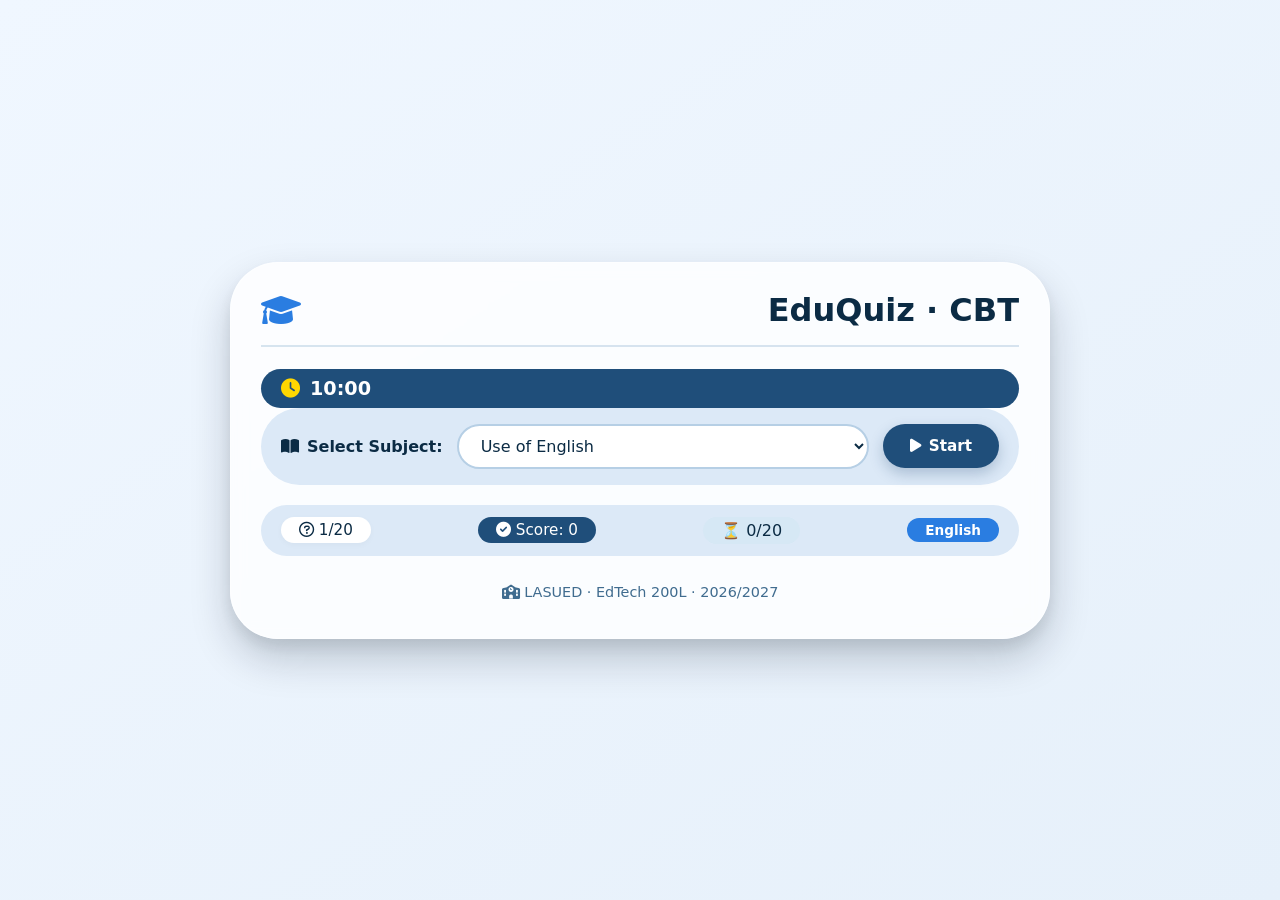
<file: index.html>
<!DOCTYPE html>
<html lang="en">
<head>
    <meta charset="UTF-8" />
    <meta name="viewport" content="width=device-width, initial-scale=1.0" />
    <title>EduQuiz · CBT - 10 Subjects</title>
    <link rel="stylesheet" href="style.css" />
    <link rel="stylesheet" href="https://cdnjs.cloudflare.com/ajax/libs/font-awesome/6.0.0-beta3/css/all.min.css" />
</head>
<body>
    <div class="game-container" id="appContainer">
        <header>
            <h1><i class="fas fa-graduation-cap"></i> EduQuiz · CBT</h1>
            <div class="timer-header">
                <i class="fas fa-clock"></i>
                <span id="timerDisplay">10:00</span>
            </div>
        </header>

        <!-- Subject Selector -->
        <div class="subject-selector" id="subjectSelector">
            <label for="subjectSelect"><i class="fas fa-book-open"></i> Select Subject:</label>
            <select id="subjectSelect">
                <option value="english">Use of English</option>
                <option value="mathematics">Mathematics</option>
                <option value="physics">Physics</option>
                <option value="chemistry">Chemistry</option>
                <option value="biology">Biology</option>
                <option value="economics">Economics</option>
                <option value="government">Government</option>
                <option value="literature">Literature in English</option>
                <option value="accounting">Accounting</option>
                <option value="commerce">Commerce</option>
            </select>
            <button class="btn btn-primary" id="startSubjectBtn"><i class="fas fa-play"></i> Start</button>
        </div>

        <!-- Status Bar -->
        <div class="status-bar" id="statusBar">
            <span class="q-counter"><i class="far fa-question-circle"></i> <span id="questionCounter">1</span>/20</span>
            <span class="score-badge"><i class="fas fa-check-circle"></i> Score: <span id="scoreDisplay">0</span></span>
            <span class="mid-score" id="midScoreDisplay">⏳ 0/20</span>
            <span class="subject-badge" id="subjectBadge">English</span>
        </div>

        <!-- Question Area -->
        <div class="question-box" id="questionBox">
            <div class="question-text" id="questionText">Loading question...</div>
            <div class="options-grid" id="optionsContainer"></div>
        </div>

        <!-- Action Buttons -->
        <div class="action-bar" id="actionBar">
            <div class="nav-buttons">
                <button class="btn btn-outline" id="prevBtn"><i class="fas fa-arrow-left"></i> Back</button>
                <button class="btn btn-outline" id="nextBtn">Next <i class="fas fa-arrow-right"></i></button>
            </div>
            <div>
                <button class="btn btn-primary" id="submitBtn"><i class="fas fa-flag-checkered"></i> Finish</button>
            </div>
        </div>

        <!-- Paywall -->
        <div id="paywallContainer" class="paywall-box hidden">
            <div class="paywall-content">
                <span><i class="fas fa-lock"></i> <strong>Subscription required</strong></span>
                <span class="paywall-price"><i class="fas fa-naira-sign"></i> 1,000</span>
                <span>— Unlock 15 more questions (total 20)</span>
            </div>
            <a href="payment.html" class="pay-link" id="paymentLink"><i class="fas fa-credit-card"></i> Pay now</a>
        </div>

        <!-- Payment Blocked Message -->
        <div id="paymentBlockedMessage" class="payment-blocked hidden">
            <i class="fas fa-exclamation-circle"></i>
            <span><strong>Payment required!</strong> Pay <i class="fas fa-naira-sign"></i> 1,000 to access questions 6–20.</span>
            <a href="payment.html" class="pay-link-small"><i class="fas fa-credit-card"></i> Subscribe now</a>
        </div>

        <!-- Result -->
        <div id="resultContainer" class="hidden" style="margin-top:20px; background:#e2f0e8; border-radius:40px; padding:24px; text-align:center;">
            <h2 style="color:#0b3a28;"><i class="fas fa-trophy"></i> Quiz completed!</h2>
            <p style="font-size:1.8rem; font-weight:700; color:#144d34;">Your score: <span id="finalScore">0</span>/20</p>
            <p style="color:#1f5a3f;">Correct answers: <span id="correctCountDisplay">0</span> out of 20</p>
            <button class="btn btn-success" id="restartBtn" style="margin-top:12px;"><i class="fas fa-redo-alt"></i> Restart</button>
        </div>

        <div class="footer-meta">
            <i class="fas fa-school"></i> LASUED · EdTech 200L · 2026/2027
        </div>
    </div>

    <script src="script.js"></script>
</body>
</html>
</file>
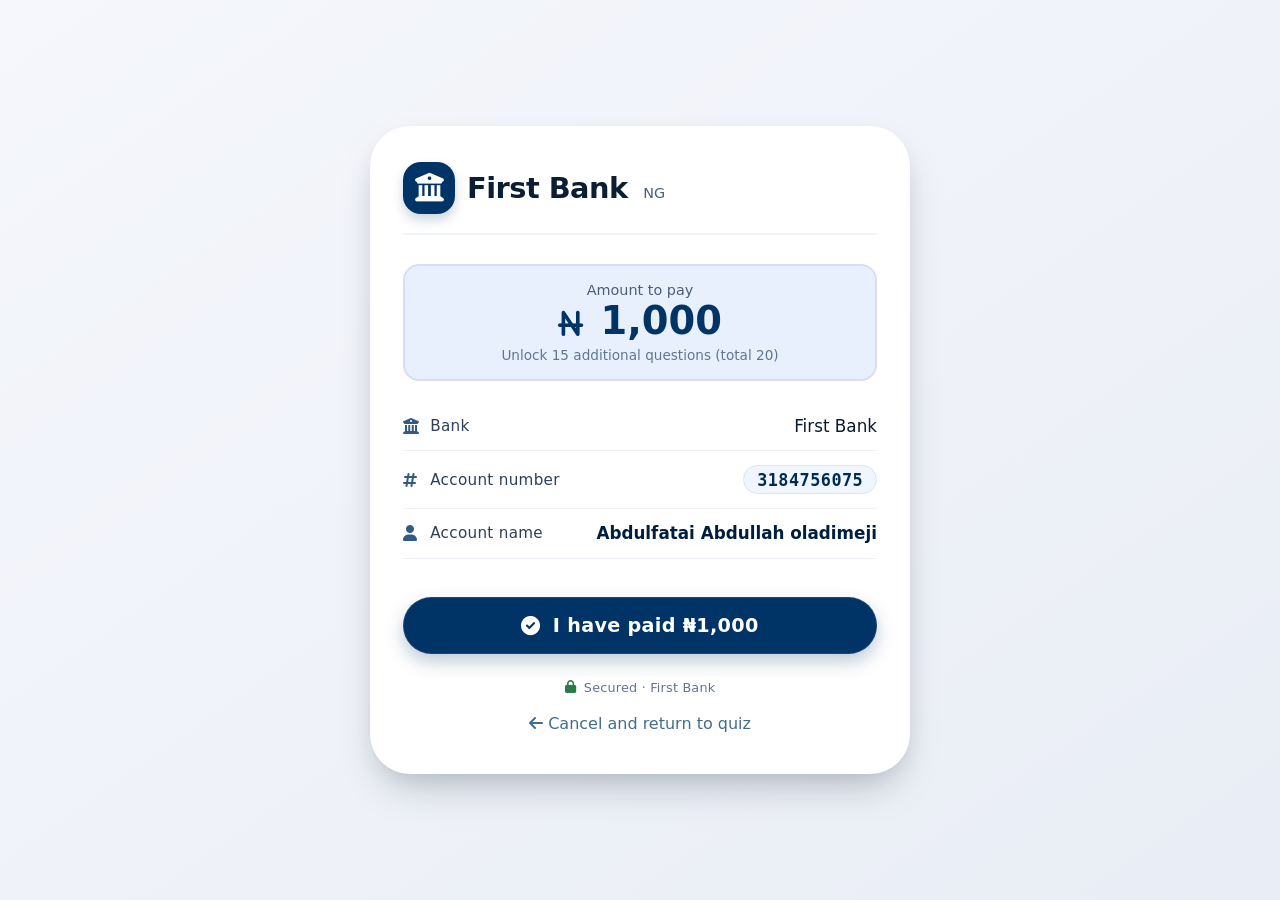
<file: payment.html>
<!DOCTYPE html>
<html lang="en">
<head>
    <meta charset="UTF-8" />
    <meta name="viewport" content="width=device-width, initial-scale=1.0" />
    <title>Payment · First Bank</title>
    <link rel="stylesheet" href="style.css" />
    <link rel="stylesheet" href="https://cdnjs.cloudflare.com/ajax/libs/font-awesome/6.0.0-beta3/css/all.min.css" />
    <style>
        /* Payment page specific styles */
        body {
            background: linear-gradient(145deg, #f5f7fc 0%, #e9edf5 100%);
            min-height: 100vh;
            display: flex;
            align-items: center;
            justify-content: center;
            padding: 1.5rem;
        }

        .payment-card {
            max-width: 540px;
            width: 100%;
            background: #ffffff;
            border-radius: 2.5rem;
            box-shadow: 0 20px 40px -12px rgba(0, 20, 40, 0.25),
                        0 8px 24px -8px rgba(0, 0, 0, 0.08);
            padding: 2.2rem 2rem 2.5rem;
            border: 1px solid rgba(255, 255, 255, 0.5);
            transition: transform 0.2s ease;
        }

        .payment-card:hover {
            transform: scale(1.01);
        }

        .bank-header {
            display: flex;
            align-items: center;
            gap: 0.75rem;
            margin-bottom: 1.8rem;
            border-bottom: 2px solid #f0f3fa;
            padding-bottom: 1.2rem;
        }

        .bank-icon {
            background: #003366;
            width: 52px;
            height: 52px;
            border-radius: 18px;
            display: flex;
            align-items: center;
            justify-content: center;
            color: white;
            font-size: 1.8rem;
            box-shadow: 0 6px 12px rgba(0, 51, 102, 0.2);
        }

        .bank-name {
            font-size: 1.8rem;
            font-weight: 600;
            letter-spacing: -0.5px;
            color: #0b1e33;
        }

        .bank-name small {
            font-weight: 400;
            font-size: 0.9rem;
            color: #4a5e7a;
            margin-left: 6px;
            letter-spacing: 0;
        }

        .payment-amount {
            background: #e8f0fe;
            border-radius: 16px;
            padding: 16px 20px;
            margin: 16px 0 20px;
            text-align: center;
            border: 2px solid #d4e0f0;
        }

        .payment-amount .amount-label {
            font-size: 0.9rem;
            color: #4a5e7a;
            font-weight: 500;
        }

        .payment-amount .amount-value {
            font-size: 2.4rem;
            font-weight: 700;
            color: #003366;
        }

        .payment-amount .amount-value i {
            font-size: 1.8rem;
            margin-right: 4px;
        }

        .payment-amount .amount-desc {
            font-size: 0.85rem;
            color: #60758f;
            margin-top: 4px;
        }

        .detail-row {
            display: flex;
            justify-content: space-between;
            align-items: baseline;
            padding: 0.9rem 0;
            border-bottom: 1px solid #edf2f9;
        }

        .detail-row:last-of-type {
            border-bottom: none;
        }

        .detail-label {
            font-weight: 500;
            color: #2c3f5c;
            font-size: 0.95rem;
            letter-spacing: 0.3px;
            display: flex;
            align-items: center;
            gap: 8px;
        }

        .detail-label i {
            color: #003366;
            width: 1.2rem;
            font-size: 1rem;
            opacity: 0.8;
        }

        .detail-value {
            font-weight: 600;
            color: #0a1a2e;
            font-size: 1.05rem;
            text-align: right;
            word-break: break-word;
            max-width: 60%;
        }

        .account-number {
            background: #f0f6ff;
            padding: 0.2rem 0.8rem;
            border-radius: 40px;
            font-family: 'JetBrains Mono', 'Fira Code', monospace;
            letter-spacing: 0.5px;
            color: #002b54;
            font-weight: 700;
            border: 1px solid #d9e4f5;
        }

        .account-name {
            font-weight: 700;
            color: #001f3f;
        }

        .action-wrapper {
            margin-top: 2.4rem;
            display: flex;
            justify-content: center;
        }

        .btn-complete {
            background: #003366;
            border: none;
            padding: 1rem 2.4rem;
            border-radius: 60px;
            font-size: 1.2rem;
            font-weight: 600;
            color: white;
            display: inline-flex;
            align-items: center;
            gap: 12px;
            box-shadow: 0 8px 18px rgba(0, 51, 102, 0.25);
            cursor: pointer;
            transition: all 0.2s ease;
            width: 100%;
            justify-content: center;
            letter-spacing: 0.3px;
            border: 1px solid rgba(255, 255, 255, 0.1);
            text-decoration: none;
        }

        .btn-complete i {
            font-size: 1.2rem;
            transition: transform 0.2s ease;
        }

        .btn-complete:hover {
            background: #002a55;
            transform: scale(1.01);
            box-shadow: 0 12px 28px rgba(0, 51, 102, 0.35);
        }

        .btn-complete:hover i {
            transform: translateX(4px);
        }

        .btn-complete:active {
            transform: scale(0.96);
            background: #001f40;
        }

        .secure-hint {
            margin-top: 1.6rem;
            text-align: center;
            font-size: 0.8rem;
            color: #60758f;
            display: flex;
            align-items: center;
            justify-content: center;
            gap: 8px;
            letter-spacing: 0.2px;
        }

        .secure-hint i {
            color: #2b7a4b;
        }

        .back-link {
            display: block;
            text-align: center;
            margin-top: 1.2rem;
            color: #406c8f;
            text-decoration: none;
            font-weight: 500;
            transition: 0.15s;
        }

        .back-link:hover {
            color: #1f4a6b;
            text-decoration: underline;
        }

        @media (max-width: 480px) {
            .payment-card {
                padding: 1.8rem 1.2rem 2rem;
                border-radius: 2rem;
            }
            .bank-name {
                font-size: 1.5rem;
            }
            .detail-row {
                flex-wrap: wrap;
                gap: 0.2rem 0;
            }
            .detail-value {
                max-width: 100%;
                text-align: left;
                font-size: 1rem;
                padding-left: 2rem;
            }
            .detail-label {
                width: 100%;
            }
            .account-number {
                display: inline-block;
                padding: 0.2rem 0.6rem;
            }
            .btn-complete {
                font-size: 1rem;
                padding: 0.9rem 1.8rem;
            }
            .payment-amount .amount-value {
                font-size: 1.8rem;
            }
        }
    </style>
</head>
<body>
    <div class="payment-card">
        <!-- Bank Header -->
        <div class="bank-header">
            <div class="bank-icon">
                <i class="fas fa-university"></i>
            </div>
            <span class="bank-name">
                First Bank
                <small>NG</small>
            </span>
        </div>

        <!-- Payment Amount -->
        <div class="payment-amount">
            <div class="amount-label">Amount to pay</div>
            <div class="amount-value"><i class="fas fa-naira-sign"></i> 1,000</div>
            <div class="amount-desc">Unlock 15 additional questions (total 20)</div>
        </div>

        <!-- Account Details -->
        <div class="detail-row">
            <span class="detail-label">
                <i class="fas fa-building-columns"></i> Bank
            </span>
            <span class="detail-value" style="font-weight: 500;">First Bank</span>
        </div>

        <div class="detail-row">
            <span class="detail-label">
                <i class="fas fa-hashtag"></i> Account number
            </span>
            <span class="detail-value account-number">
                3184756075
            </span>
        </div>

        <div class="detail-row">
            <span class="detail-label">
                <i class="fas fa-user"></i> Account name
            </span>
            <span class="detail-value account-name">
                Abdulfatai Abdullah oladimeji
            </span>
        </div>

        <!-- Payment Complete Button -->
        <div class="action-wrapper">
            <a href="index.html?payment=success" class="btn-complete" id="paymentCompleteBtn">
                <i class="fas fa-check-circle"></i> I have paid ₦1,000
            </a>
        </div>

        <!-- Secure Hint -->
        <div class="secure-hint">
            <i class="fas fa-lock"></i> <span>Secured · First Bank</span>
        </div>

        <a href="index.html" class="back-link"><i class="fas fa-arrow-left"></i> Cancel and return to quiz</a>
    </div>
</body>
</html>
</file>
<file: style.css>
/* ----- reset & base ----- */
* {
    margin: 0;
    padding: 0;
    box-sizing: border-box;
    font-family: 'Segoe UI', Roboto, system-ui, sans-serif;
}

body {
    background: linear-gradient(145deg, #f0f7ff 0%, #e6f0fa 100%);
    min-height: 100vh;
    display: flex;
    justify-content: center;
    align-items: center;
    padding: 20px;
}

.game-container {
    max-width: 820px;
    width: 100%;
    background: rgba(255, 255, 255, 0.8);
    backdrop-filter: blur(8px);
    -webkit-backdrop-filter: blur(8px);
    border-radius: 48px;
    box-shadow: 0 20px 40px rgba(0, 20, 40, 0.2), 0 8px 16px rgba(0, 0, 0, 0.08);
    padding: 28px 30px 38px;
    border: 1px solid rgba(255, 255, 255, 0.5);
    transition: 0.2s;
}

h1 {
    font-size: 2rem;
    font-weight: 600;
    color: #0b2b44;
    display: flex;
    align-items: center;
    justify-content: space-between;
    gap: 10px;
    border-bottom: 2px solid rgba(0, 80, 150, 0.15);
    padding-bottom: 16px;
    margin-bottom: 22px;
}

h1 i {
    color: #2a7de1;
    font-size: 2rem;
}

.timer-header {
    background: #1f4e7a;
    color: white;
    padding: 8px 20px;
    border-radius: 40px;
    font-size: 1.2rem;
    font-weight: 600;
    display: flex;
    align-items: center;
    gap: 10px;
}

.timer-header i {
    color: #ffd700;
    font-size: 1.2rem;
}

.timer-header.warning {
    background: #c0392b;
    animation: pulse 1s infinite;
}

@keyframes pulse {
    0%, 100% { opacity: 1; }
    50% { opacity: 0.6; }
}

.subject-selector {
    background: #dce9f7;
    padding: 16px 20px;
    border-radius: 40px;
    margin-bottom: 20px;
    display: flex;
    align-items: center;
    gap: 14px;
    flex-wrap: wrap;
}

.subject-selector label {
    font-weight: 600;
    color: #0b2b44;
    display: flex;
    align-items: center;
    gap: 8px;
}

.subject-selector select {
    padding: 10px 18px;
    border-radius: 30px;
    border: 2px solid #b6cfe5;
    background: white;
    font-size: 1rem;
    font-weight: 500;
    color: #0b2b44;
    flex: 1;
    min-width: 160px;
    cursor: pointer;
}

.subject-selector select:focus {
    outline: none;
    border-color: #2a7de1;
    box-shadow: 0 0 0 3px rgba(42, 125, 225, 0.2);
}

.status-bar {
    display: flex;
    justify-content: space-between;
    align-items: center;
    background: #dce9f7;
    padding: 12px 20px;
    border-radius: 60px;
    margin-bottom: 28px;
    font-weight: 500;
    color: #0b2b44;
    flex-wrap: wrap;
    gap: 8px 12px;
}

.status-bar .q-counter {
    background: white;
    padding: 4px 18px;
    border-radius: 30px;
    font-size: 0.95rem;
    box-shadow: 0 2px 6px rgba(0, 0, 0, 0.03);
}

.status-bar .score-badge {
    background: #1f4e7a;
    color: white;
    padding: 4px 18px;
    border-radius: 30px;
    font-size: 0.95rem;
}

.mid-score {
    background: #d6e8f5;
    border-radius: 30px;
    padding: 4px 18px;
    font-weight: 500;
}

.subject-badge {
    background: #2a7de1;
    color: white;
    padding: 4px 18px;
    border-radius: 30px;
    font-size: 0.85rem;
    font-weight: 600;
}

.question-box {
    background: white;
    border-radius: 28px;
    padding: 28px 26px;
    box-shadow: 0 6px 18px rgba(0, 30, 60, 0.06);
    margin-bottom: 20px;
}

.question-text {
    font-size: 1.5rem;
    font-weight: 500;
    line-height: 1.4;
    color: #0a1e30;
    margin-bottom: 24px;
}

.options-grid {
    display: flex;
    flex-direction: column;
    gap: 12px;
}

.option-item {
    background: #f8fcff;
    border: 2px solid #e3edf6;
    border-radius: 60px;
    padding: 14px 22px;
    display: flex;
    align-items: center;
    gap: 18px;
    cursor: pointer;
    transition: all 0.15s;
    font-size: 1.1rem;
    font-weight: 450;
    color: #12304a;
}

.option-item:hover {
    background: #eef6fe;
    border-color: #8bb9f0;
    transform: scale(1.01);
}

.option-item.selected {
    background: #d3e6ff;
    border-color: #2a7de1;
    box-shadow: 0 0 0 2px rgba(42, 125, 225, 0.2);
}

.option-item .letter {
    background: #dce6f0;
    border-radius: 40px;
    width: 36px;
    height: 36px;
    display: flex;
    align-items: center;
    justify-content: center;
    font-weight: 700;
    color: #1f4970;
    flex-shrink: 0;
}

.option-item.selected .letter {
    background: #2a7de1;
    color: white;
}

.action-bar {
    display: flex;
    flex-wrap: wrap;
    justify-content: space-between;
    align-items: center;
    gap: 14px;
    margin-top: 22px;
}

.nav-buttons {
    display: flex;
    gap: 12px;
}

.btn {
    background: white;
    border: none;
    padding: 12px 26px;
    border-radius: 60px;
    font-weight: 600;
    font-size: 0.95rem;
    display: inline-flex;
    align-items: center;
    gap: 8px;
    box-shadow: 0 4px 10px rgba(0, 0, 0, 0.02);
    transition: 0.15s;
    border: 1px solid transparent;
    cursor: pointer;
    color: #12304a;
}

.btn:disabled {
    opacity: 0.5;
    cursor: not-allowed;
    transform: none !important;
}

.btn-primary {
    background: #1f4e7a;
    color: white;
    box-shadow: 0 6px 14px rgba(26, 67, 113, 0.25);
}

.btn-primary:hover:not(:disabled) {
    background: #143a5c;
    transform: translateY(-2px);
}

.btn-outline {
    background: transparent;
    border: 2px solid #b6cfe5;
}

.btn-outline:hover:not(:disabled) {
    background: #e5f0fc;
    border-color: #7aa3d4;
}

.btn-success {
    background: #1e7b4a;
    color: white;
}

.btn-success:hover {
    background: #13633a;
}

.btn-danger {
    background: #c0392b;
    color: white;
}

.btn-danger:hover {
    background: #a93226;
}

.paywall-box {
    background: #fff6e0;
    border-radius: 40px;
    padding: 24px 28px;
    margin: 25px 0 10px;
    border: 2px dashed #e2a33b;
    display: flex;
    flex-wrap: wrap;
    align-items: center;
    justify-content: space-between;
    gap: 18px;
}

.paywall-content {
    display: flex;
    flex-wrap: wrap;
    align-items: center;
    gap: 8px 16px;
}

.paywall-content span {
    font-weight: 500;
    font-size: 1.1rem;
    color: #7a4d0e;
}

.paywall-content i {
    color: #c57f1a;
    margin-right: 6px;
}

.paywall-price {
    background: #d4a84b;
    color: white !important;
    padding: 4px 16px;
    border-radius: 30px;
    font-weight: 700;
    font-size: 1.2rem !important;
}

.paywall-price i {
    color: white !important;
    margin-right: 4px;
}

.pay-link {
    background: #0b2b44;
    padding: 12px 28px;
    border-radius: 60px;
    color: white !important;
    text-decoration: none;
    font-weight: 600;
    display: inline-flex;
    align-items: center;
    gap: 10px;
    transition: 0.15s;
    border: 1px solid #2a4b6e;
}

.pay-link:hover {
    background: #1f4a6b;
    transform: scale(1.02);
}

.payment-blocked {
    background: #fff0f0;
    border-radius: 40px;
    padding: 18px 24px;
    margin: 15px 0 10px;
    border: 2px solid #e24a4a;
    display: flex;
    flex-wrap: wrap;
    align-items: center;
    justify-content: center;
    gap: 14px;
}

.payment-blocked i {
    color: #c0392b;
    font-size: 1.4rem;
}

.payment-blocked span {
    color: #7a1a1a;
    font-weight: 500;
    font-size: 1rem;
}

.payment-blocked span i {
    color: #c0392b;
    font-size: 0.9rem;
}

.pay-link-small {
    background: #c0392b;
    padding: 8px 20px;
    border-radius: 60px;
    color: white !important;
    text-decoration: none;
    font-weight: 600;
    display: inline-flex;
    align-items: center;
    gap: 8px;
    transition: 0.15s;
    font-size: 0.95rem;
}

.pay-link-small:hover {
    background: #a93226;
    transform: scale(1.02);
}

.footer-meta {
    margin-top: 24px;
    text-align: center;
    color: #406c8f;
    font-size: 0.9rem;
}

.hidden {
    display: none !important;
}

@media (max-width: 550px) {
    .game-container {
        padding: 18px;
    }
    .question-text {
        font-size: 1.2rem;
    }
    .action-bar {
        flex-direction: column;
        align-items: stretch;
    }
    .nav-buttons {
        justify-content: center;
        flex-wrap: wrap;
    }
    .payment-blocked {
        flex-direction: column;
        text-align: center;
    }
    .paywall-content {
        flex-direction: column;
        align-items: flex-start;
        gap: 6px;
    }
    .subject-selector {
        flex-direction: column;
        align-items: stretch;
    }
    .subject-selector select {
        min-width: unset;
    }
}
</file>
